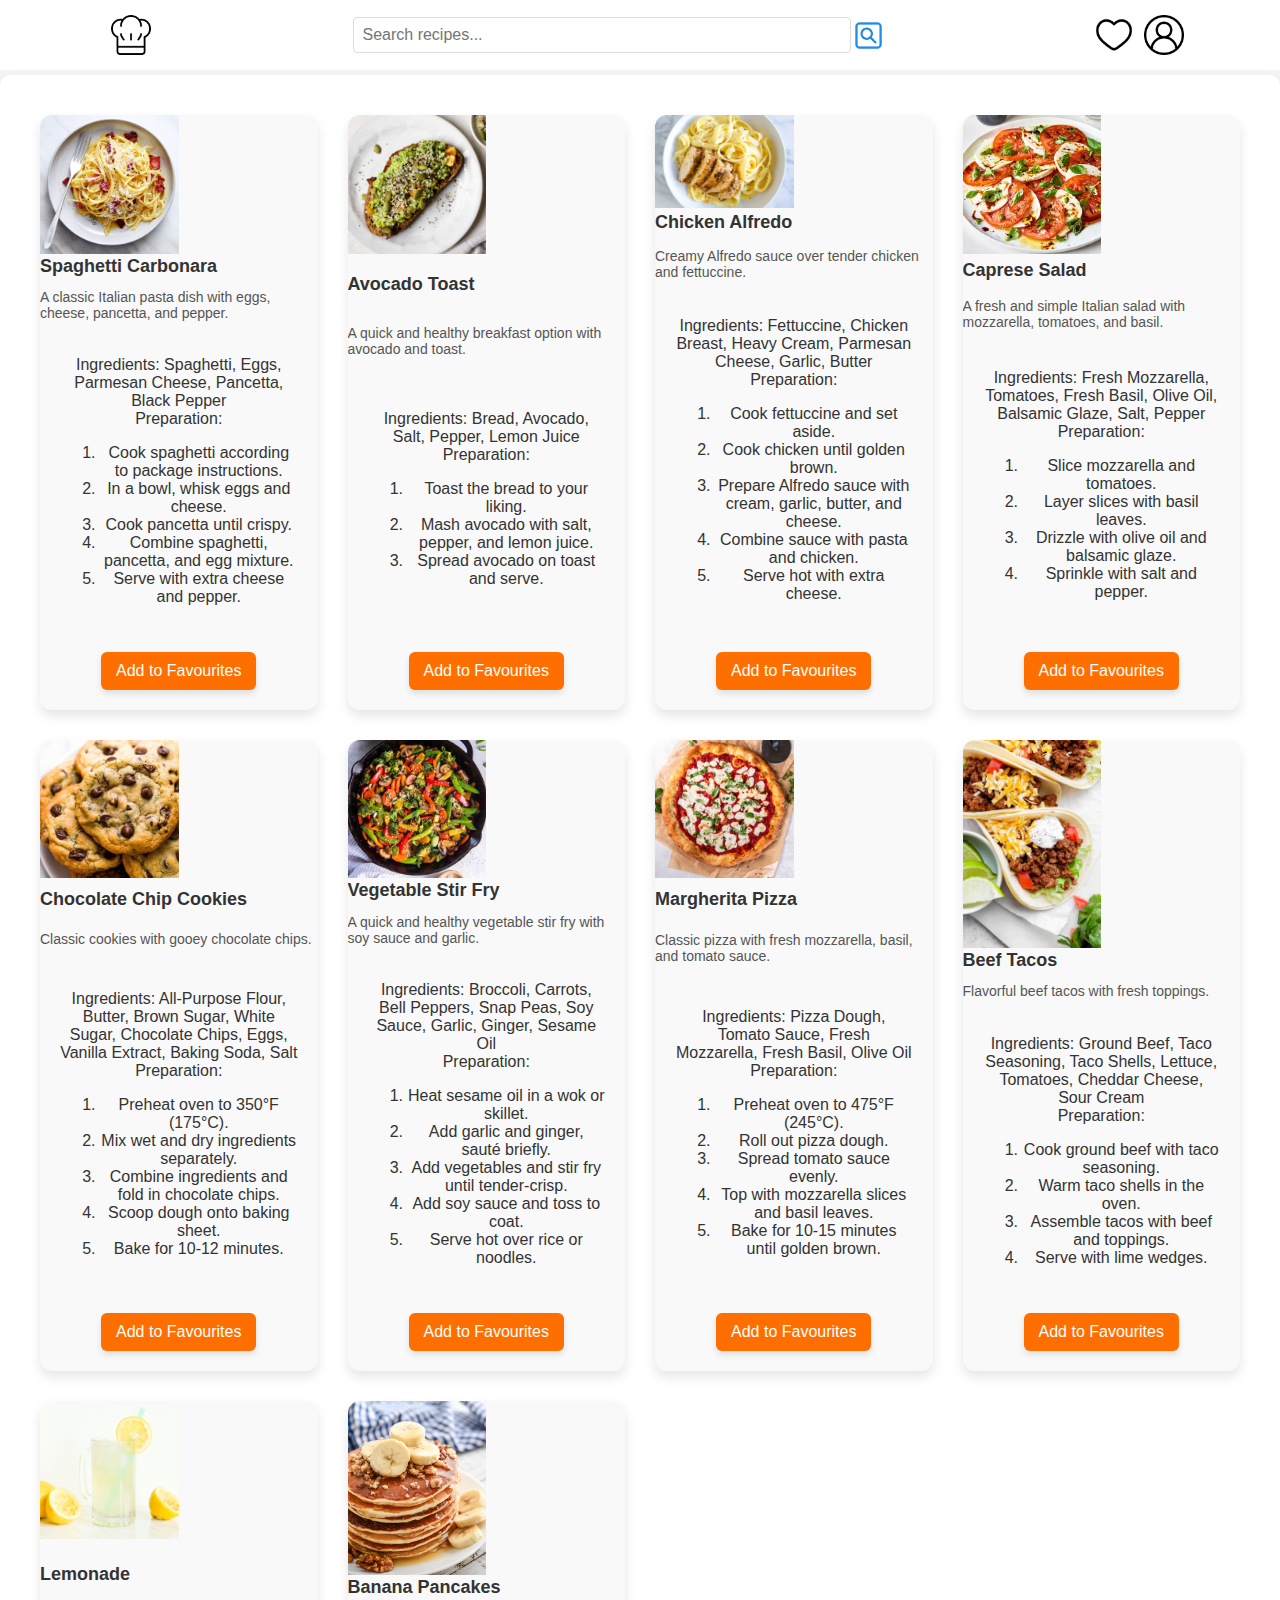
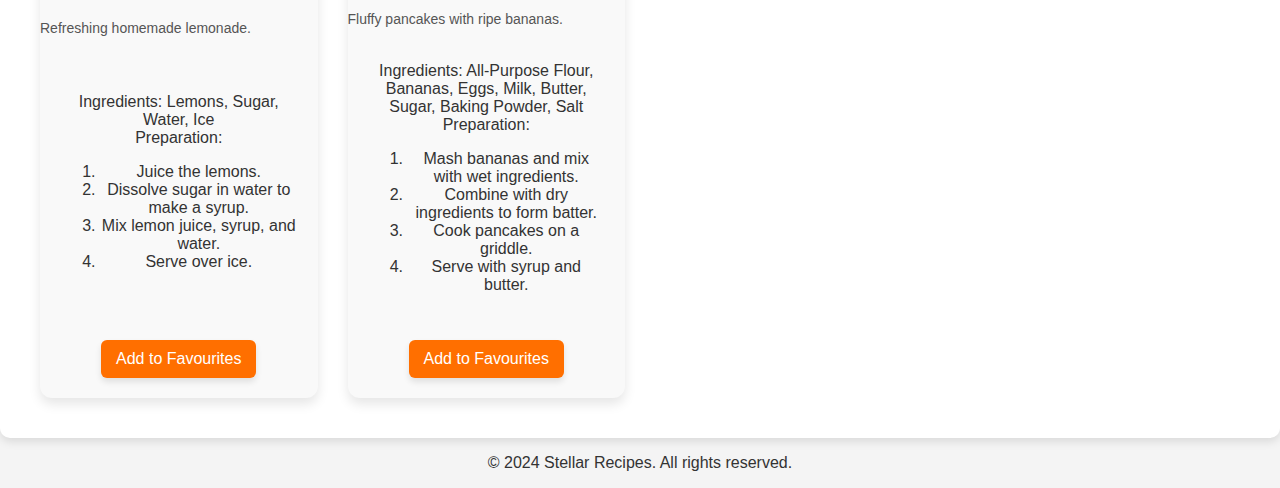
<file: index.html>
<!DOCTYPE html>
<html lang="en">
<head>
    <meta charset="UTF-8">
    <meta name="viewport" content="width=device-width, initial-scale=1.0">
    <title>Stellar Recipes</title>
    <!-- Placeholder for stylesheets -->
    <link rel="stylesheet" href="styles/shared/general.css">
    <link rel="stylesheet" href="styles/pages/recipes.css">
</head>
<body>
    <header class="stellar-header">
        <div class="stellar-header-left-section">
            <a href="index.html" class="header-link">
                <img class="stellar-logo" src="images/stellar-logo.png" alt="Stellar Recipes Logo">
                <!-- <img class="stellar-mobile-logo" src="images/stellar-mobile-logo.png" alt="Stellar Recipes Mobile Logo"> -->
            </a>
        </div>

        <div class="stellar-header-middle-section">
            <input class="search-bar" type="text" placeholder="Search recipes...">

            <button class="search-button">
                <img class="search-icon" src="images/icons/search-icon.png" alt="Search">
            </button>
        </div>

        <div class="stellar-header-right-section">
            <a class="favorites-link header-link" href="favorites.html">
                <img class="favorites-icon" src="images/icons/favorites-icon.png" alt="Favorites">
                <div class="favorites-text"></div>
            </a>

            <a class="profile-link header-link" href="profile.html">
                <img class="profile-icon" src="images/icons/profile-icon.png" alt="Profile">
                <div class="profile-text"></div>
            </a>
        </div>
    </header>

    <main class="main">
        <div class="recipes-grid js-recipes-grid">
            <!-- Recipes will be dynamically loaded here -->
        </div>
    </main>

    <footer class="stellar-footer">
        <p>&copy; 2024 Stellar Recipes. All rights reserved.</p>
    </footer>

    <!-- Placeholder for scripts -->
    
    <script type="module" src="scripts/initial.js"></script>
</body>
</html>
</file>
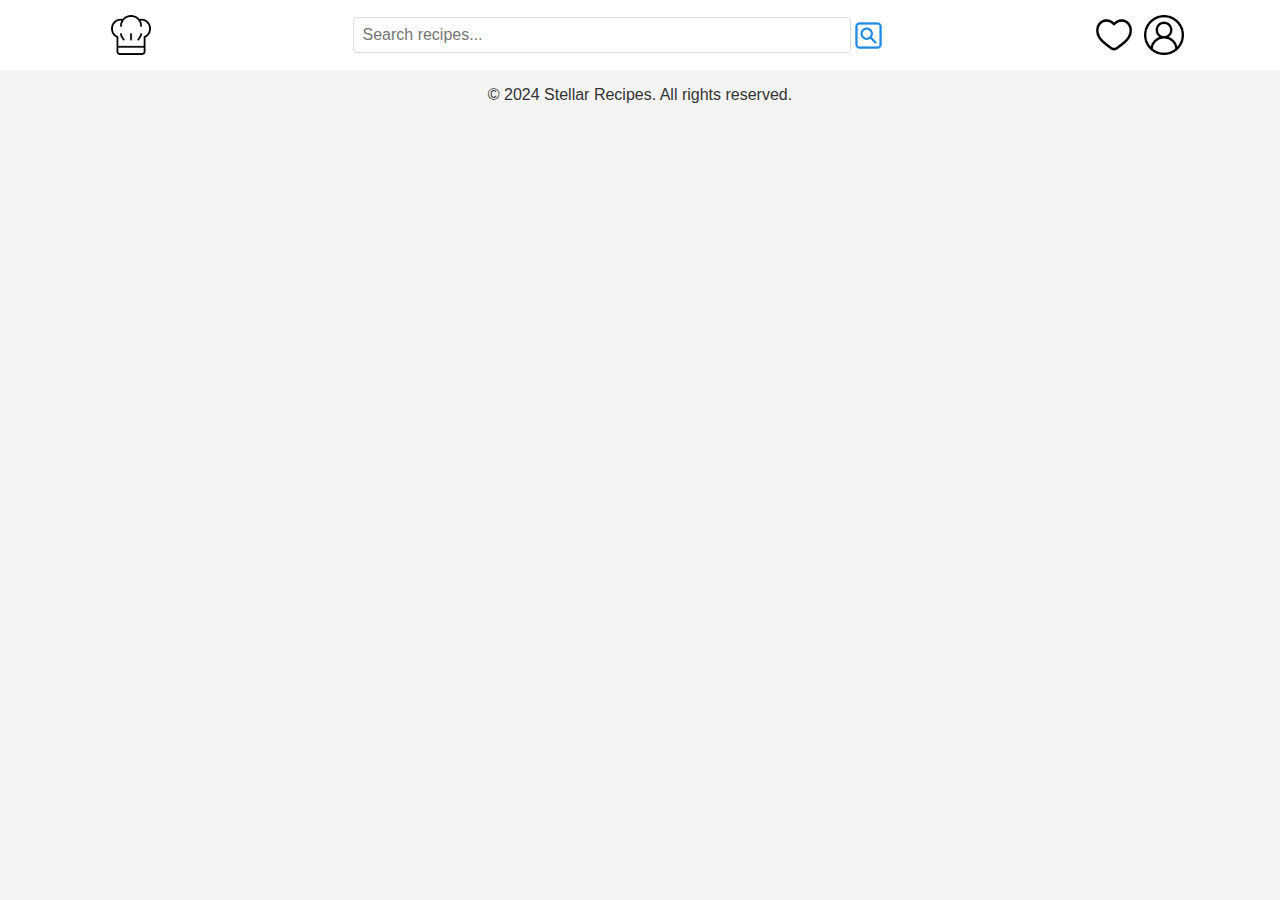
<file: favorites.html>
<!DOCTYPE html>
<html lang="en">
<head>
    <meta charset="UTF-8">
    <meta name="viewport" content="width=device-width, initial-scale=1.0">
    <title>Favourites</title>
    <link rel="stylesheet" href="styles/shared/general.css">
</head>
<body>
    <header class="stellar-header">
        <div class="stellar-header-left-section">
            <a href="index.html" class="header-link">
                <img class="stellar-logo" src="images/stellar-logo.png" alt="Stellar Recipes Logo">
                <!-- <img class="stellar-mobile-logo" src="images/stellar-mobile-logo.png" alt="Stellar Recipes Mobile Logo"> -->
            </a>
        </div>
        <div class="stellar-header-middle-section">
            <input class="search-bar" type="text" placeholder="Search recipes...">

            <button class="search-button">
                <img class="search-icon" src="images/icons/search-icon.png" alt="Search">
            </button>
        </div>

        <div class="stellar-header-right-section">
            <a class="favorites-link header-link" href="favorites.html">
                <img class="favorites-icon" src="images/icons/favorites-icon.png" alt="Favorites">
                <div class="favorites-text"></div>
            </a>

            <a class="profile-link header-link" href="profile.html">
                <img class="profile-icon" src="images/icons/profile-icon.png" alt="Profile">
                <div class="profile-text"></div>
            </a>
        </div>
    </header>

    <main class="main">
        
        </div>
    </main>

    <footer class="stellar-footer">
        <p>&copy; 2024 Stellar Recipes. All rights reserved.</p>
    </footer>

    <script src="scripts/initial.js" type="module"></script>
</body>
</html>
</file>
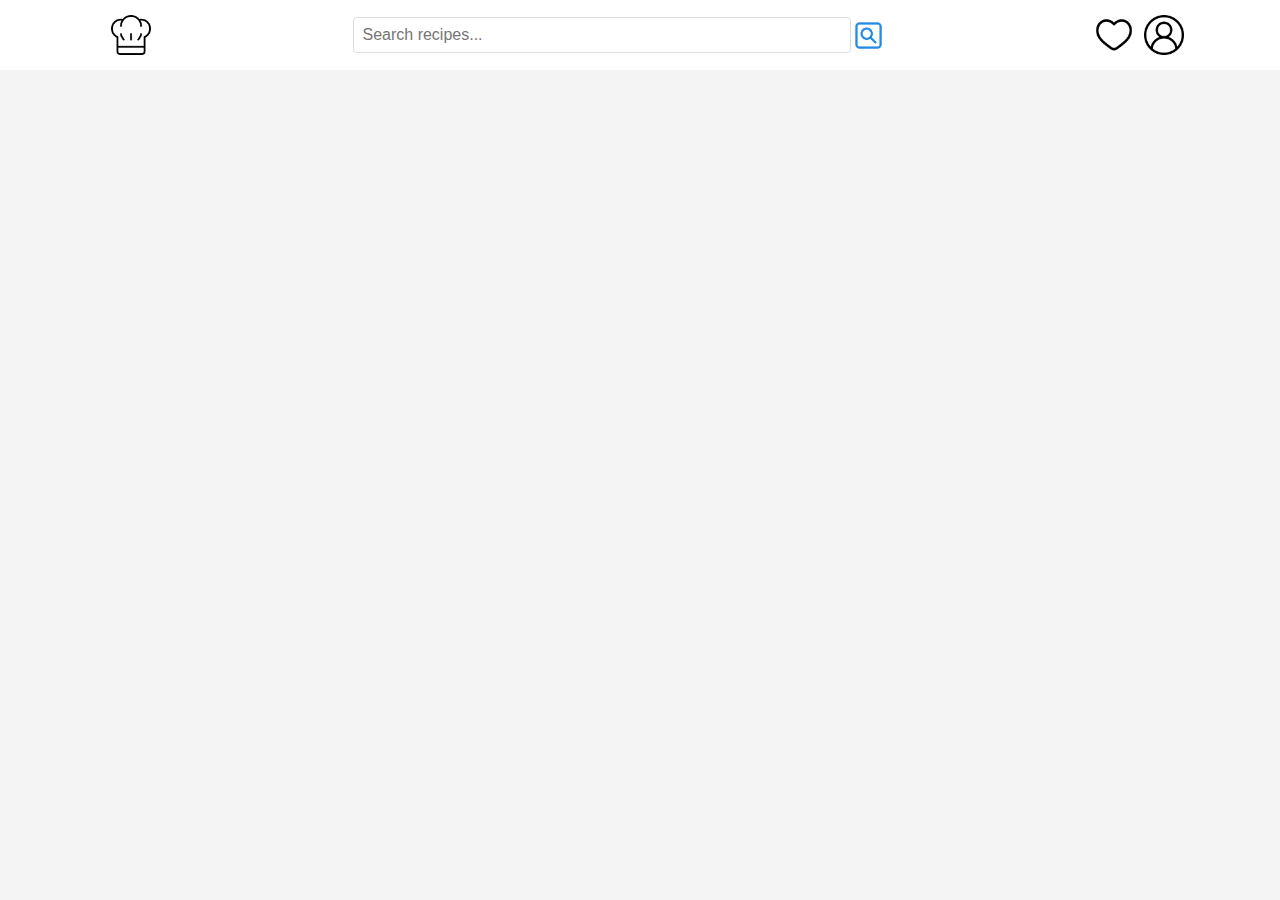
<file: profile.html>
<!DOCTYPE html>
<html lang="en">
<head>
    <meta charset="UTF-8">
    <meta name="viewport" content="width=device-width, initial-scale=1.0">
    <title>Profile</title>
    <link rel="stylesheet" href="styles/shared/general.css">
</head>
<body>
    <header class="stellar-header">
        <div class="stellar-header-left-section">
            <a href="index.html" class="header-link">
                <img class="stellar-logo" src="images/stellar-logo.png" alt="Stellar Recipes Logo">
                <!-- <img class="stellar-mobile-logo" src="images/stellar-mobile-logo.png" alt="Stellar Recipes Mobile Logo"> -->
            </a>
        </div>
        <div class="stellar-header-middle-section">
            <input class="search-bar" type="text" placeholder="Search recipes...">

            <button class="search-button">
                <img class="search-icon" src="images/icons/search-icon.png" alt="Search">
            </button>
        </div>

        <div class="stellar-header-right-section">
            <a class="favorites-link header-link" href="favorites.html">
                <img class="favorites-icon" src="images/icons/favorites-icon.png" alt="Favorites">
                <div class="favorites-text"></div>
            </a>

            <a class="profile-link header-link" href="profile.html">
                <img class="profile-icon" src="images/icons/profile-icon.png" alt="Profile">
                <div class="profile-text"></div>
            </a>
        </div>
    </header>

</body>
</html>
</file>
<file: styles/shared/general.css>
/* General Styling */
body {
  font-family: Arial, sans-serif;
  margin: 0;
  padding: 0;
  background-color: #f4f4f4;
  color: #333;
}

a {
  text-decoration: none;
  color: inherit;
}

img {
  max-width: 100%;
  display: block;
}

button {
  cursor: pointer;
  border: none;
  background: none;
  padding: 0;
}

input {
  font-size: 16px;
  padding: 8px;
  border: 1px solid #ddd;
  border-radius: 4px;
}

.stellar-logo {
  width: 40px;
}

.stellar-mobile-logo {
  width: 30px;
}

.favorites-icon {
  width: 40px;
  
}

.profile-icon {
  width: 40px;
}

.search-bar {
  width: 30em;
}

.search-icon {
  width: 35px;
}

.stellar-footer {
  text-align: center;
}
.stellar-header {
  background-color: white;
  padding: 10px;
  width: 100%;
  display: flex;
  flex-direction: row;
  align-items: center;
  justify-content: space-around;
  margin-bottom: 5px;
}

.stellar-header-left-section {
display: flex;

} 

.stellar-header-middle-section {
display: flex;

}

.stellar-header-right-section {
display: flex;

}

.stellar-header-right-section a {
  padding: 5px;
}
</file>
<file: styles/pages/recipes.css>
/* Main container styling */
.main {
  padding: 40px;
  max-width: 1200px;
  margin: 0 auto;
  background-color: #fff;
  border-radius: 10px;
  box-shadow: 0 4px 8px rgba(0, 0, 0, 0.1);
}

/* Recipes grid layout */
.recipes-grid {
  display: grid;
  grid-template-columns: repeat(auto-fit, minmax(250px, 1fr));
  gap: 30px;
}

/* Individual recipe card styling */
.recipe-container {
  background-color: #f9f9f9;
  border-radius: 12px;
  box-shadow: 0 6px 12px rgba(0, 0, 0, 0.1);
  overflow: hidden;
  transition: transform 0.3s, box-shadow 0.3s;
  display: flex;
  flex-direction: column;
  justify-content: space-between;
}

.recipe-container:hover {
  transform: translateY(-8px);
  box-shadow: 0 8px 16px rgba(0, 0, 0, 0.2);
}

/* Recipe details */
.recipe-details {
  padding: 20px;
  text-align: center;
}

.recipe-title {
  font-size: 18px;
  font-weight: bold;
  color: #333;
  margin-bottom: 10px;
  line-height: 1.4;
}

.recipe-description {
  font-size: 14px;
  color: #555;
  margin-bottom: 15px;
}

/* Add to favorites button */
.add-to-favorites-button {
  display: block;
  margin: 10px auto 20px;
  padding: 10px 15px;
  font-size: 16px;
  color: #fff;
  background-color: #ff6f00;
  border: none;
  border-radius: 6px;
  cursor: pointer;
  transition: background-color 0.3s, box-shadow 0.3s;
  box-shadow: 0 4px 6px rgba(0, 0, 0, 0.1);
}

.add-to-favorites-button:hover {
  background-color: #e65c00;
  box-shadow: 0 6px 12px rgba(0, 0, 0, 0.2);
}

.add-to-favorites-button:active {
  background-color: #cc4f00;
  transform: translateY(2px);
}
</file>
